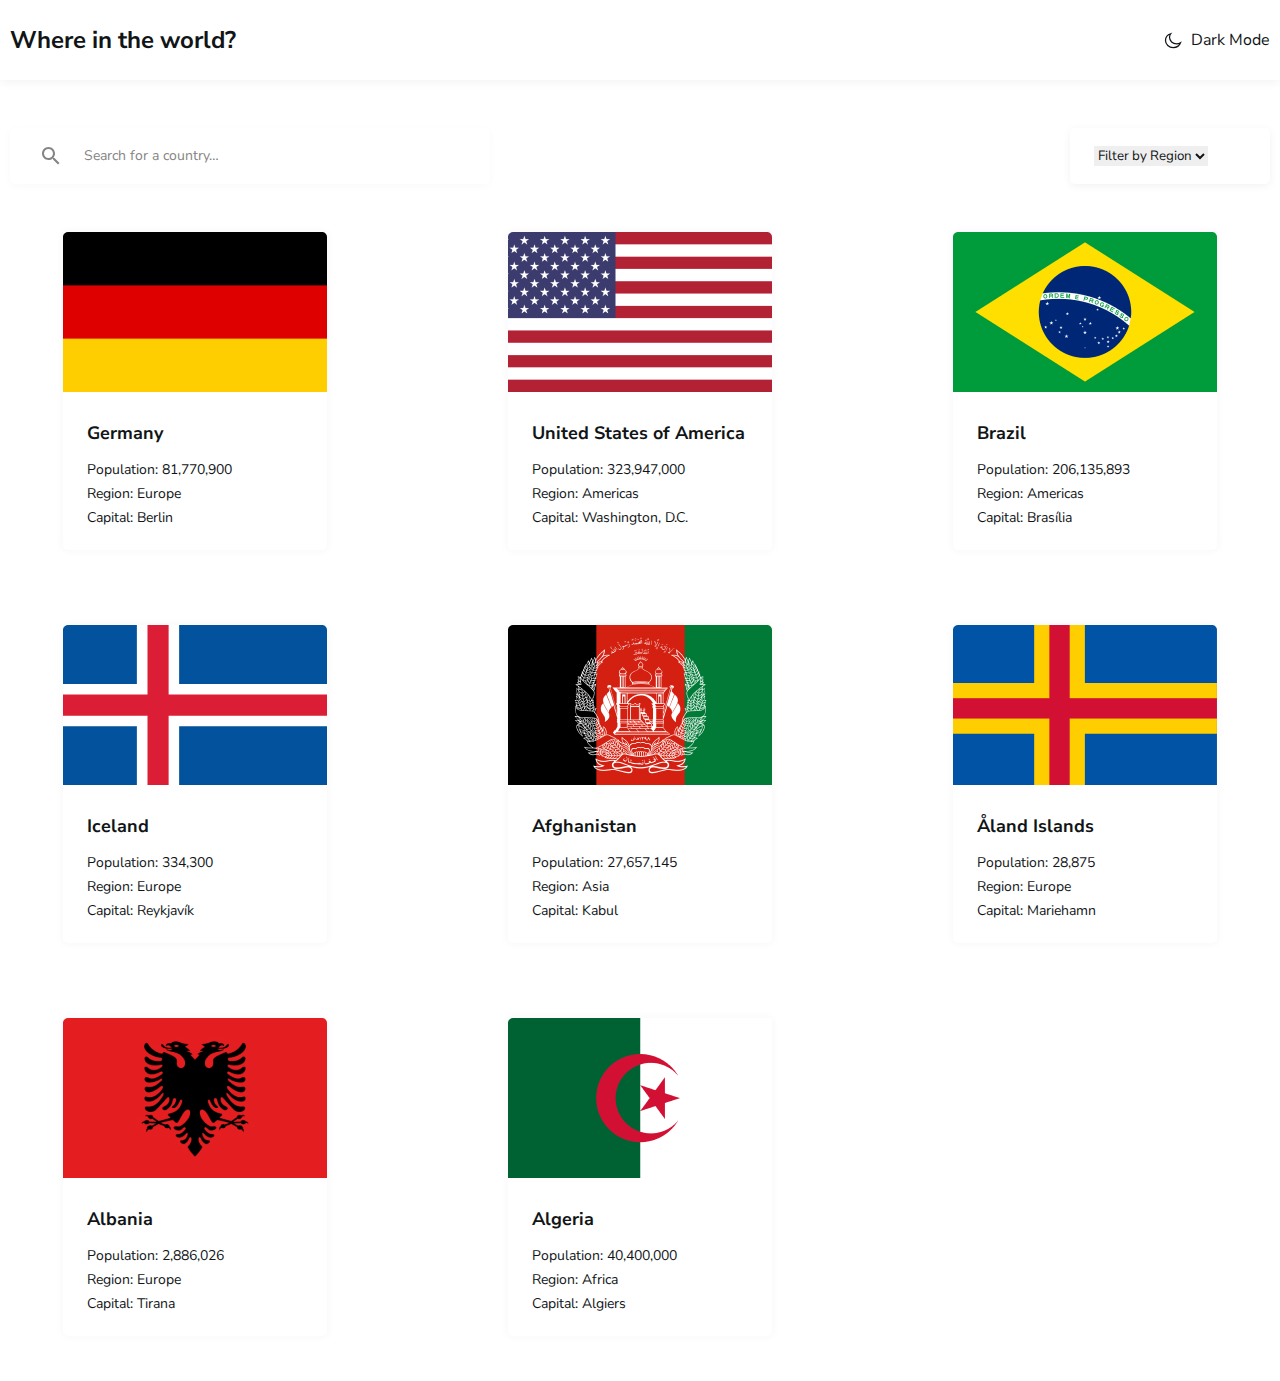
<file: index.html>
<!DOCTYPE html>
<html lang="en">
<head>
      <meta charset="UTF-8">
      <meta http-equiv="X-UA-Compatible" content="IE=edge">
      <meta name="viewport" content="width=device-width, initial-scale=1.0">
      <title>Countries</title>
      <link rel="stylesheet" href="./css/style.css">
      <link rel="shortcut icon" href="./images/earth.ico" type="image/x-icon">
      <link rel="preconnect" href="https://fonts.googleapis.com">
    <link rel="preconnect" href="https://fonts.gstatic.com" crossorigin>
    <link href="https://fonts.googleapis.com/css2?family=Nunito+Sans:wght@300;400;600;800&display=swap" rel="stylesheet">
</head>
<body>
      <header class="site-header">
            <div class="container">
                  <nav class="navbar">
                        <div class="nav-left">
                              <h1>Where in the world?</h1>
                        </div>
                        <div class="nav-right">
                              <a href="./dark.html">
                                    <img src="./images/Group 3.svg" alt="">
                                    <span class="nav-text">Dark Mode</span>
                              </a>
                        </div>
                  </nav>
            </div>
      </header>
      <main class="site-main">

            <div class="container">
                <div class="search">
                    <div class="search-left">
                        <img src="images/search.svg" alt="search">
                        <input type="text" placeholder="Search for a country…" >
                    </div>
                    <div class="search-right">
                        <select name="" id="country…" >
                            <option value="">Filter by Region</option>
                            <option value="">Africa</option>
                            <option value="">America</option>
                            <option value="">Asia</option>
                            <option value="">Europe</option>
                            <option value="">Oceania</option>
                        </select>
                    </div>
                </div>
            </div>
      </main>
       <div class="cards">
            <div class="container">
                  <div class="cards-content">
                        <a href="./about.html">
                              <div class="card">
                                    <img src="./images/germany.jpg" alt="">
                                    <div class="card-text">
                                          <h2>Germany</h2>
                                          <div class="p">
                                                <p>Population: 81,770,900</p>
                                                <p>Region: Europe</p>
                                                <p>Capital: Berlin</p>
                                          </div>
                                    </div>
                              </div>
                        </a>
                        <a href="./about.html">
                              <div class="card">
                                    <img src="./images/usa.jpg" alt="">
                                    <div class="card-text">
                                          <h2>United States of America</h2>
                                          <div class="p">
                                                <p>Population: 323,947,000</p>
                                                <p>Region: Americas</p>
                                                <p>Capital: Washington, D.C.</p>
                                          </div>
                                    </div>
                              </div>
                        </a>
                        
                        <a href="./about.html">
                              <div class="card">
                                    <img src="./images/brazil.jpg" alt="">
                                    <div class="card-text">
                                          <h2>Brazil</h2>
                                          <div class="p">
                                                <p>Population: 206,135,893</p>
                                                <p>Region: Americas</p>
                                                <p>Capital: Brasília</p>
                                          </div>
                                    </div>
                              </div>
                        </a>
                        <a href="./about.html">
                              <div class="card">
                                    <img src="./images/iceland.jpg" alt="">
                                    <div class="card-text">
                                          <h2>Iceland</h2>
                                          <div class="p">
                                                <p>Population: 334,300</p>
                                                <p>Region: Europe</p>
                                                <p>Capital: Reykjavík</p>
                                          </div>
                                    </div>
                              </div>
                        </a>
                        <a href="./about.html">
                              <div class="card">
                                    <img src="./images/afghanistan.jpg" alt="">
                                    <div class="card-text">
                                          <h2>Afghanistan</h2>
                                          <div class="p">
                                                <p>Population: 27,657,145</p>
                                                <p>Region: Asia</p>
                                                <p>Capital: Kabul</p>
                                          </div>
                                    </div>
                              </div>
                        </a>
                        <a href="./about.html">
                              <div class="card">
                                    <img src="./images/island.jpg" alt="">
                                    <div class="card-text">
                                          <h2>Åland Islands</h2>
                                          <div class="p">
                                                <p>Population: 28,875</p>
                                                <p>Region: Europe</p>
                                                <p>Capital: Mariehamn</p>
                                          </div>
                                    </div>
                              </div>
                        </a>
                        <a href="./about.html">
                              <div class="card">
                                    <img src="./images/albania.jpg" alt="">
                                    <div class="card-text">
                                          <h2>Albania</h2>
                                          <div class="p">
                                                <p>Population: 2,886,026</p>
                                                <p>Region: Europe</p>
                                                <p>Capital: Tirana</p>
                                          </div>
                                    </div>
                              </div>
                        </a>
                        <a href="./about.html">
                              <div class="card">
                                    <img src="./images/algeria.jpg" alt="">
                                    <div class="card-text">
                                          <h2>Algeria</h2>
                                          <div class="p">
                                                <p>Population: 40,400,000</p>
                                                <p>Region: Africa</p>
                                                <p>Capital: Algiers</p>
                                          </div>
                                    </div>
                              </div>
                        </a>
                  </div>
            </div>
       </div>     
</body>
</html>
</file>
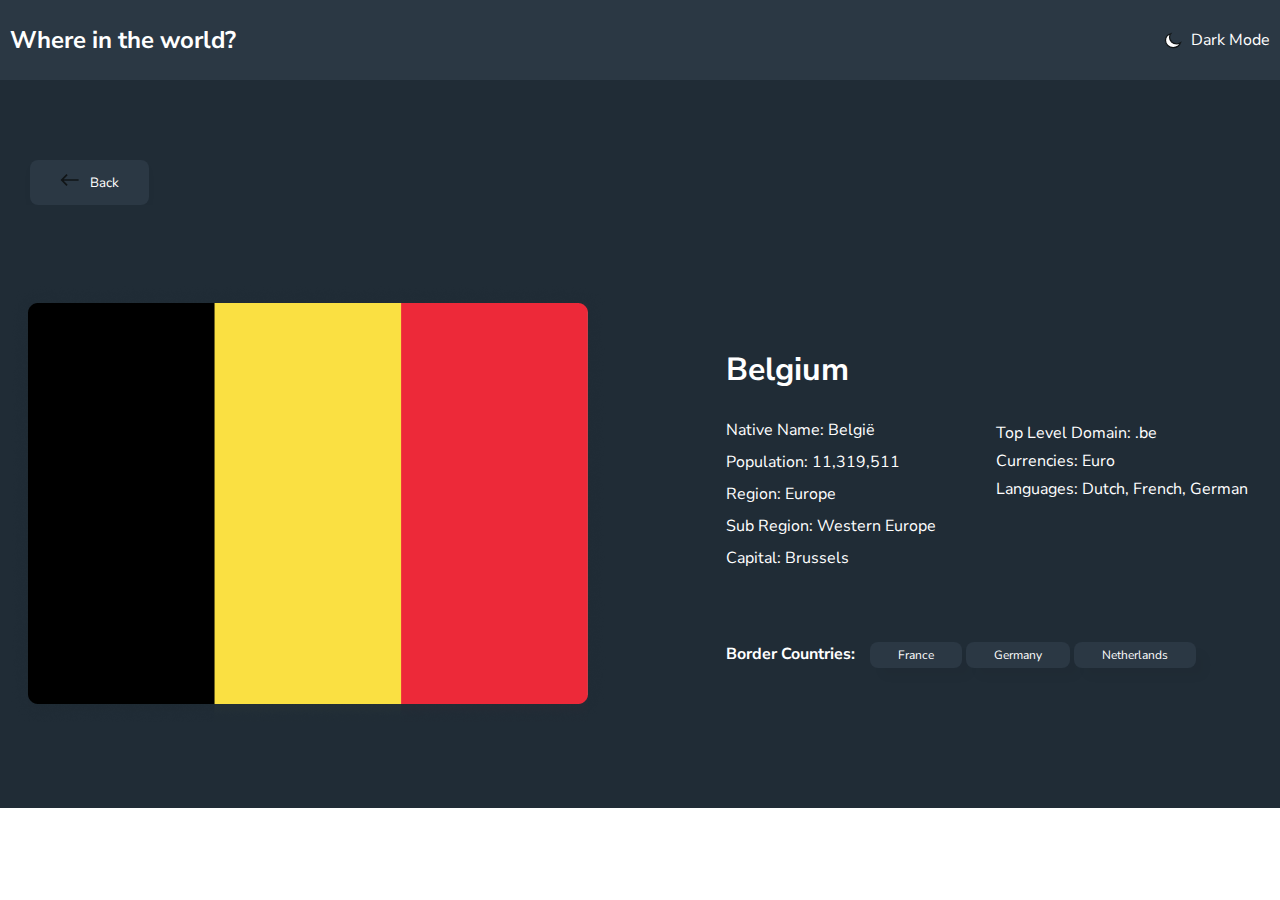
<file: about-dark.html>
<!DOCTYPE html>
<html lang="en">
<head>
      <meta charset="UTF-8">
      <meta http-equiv="X-UA-Compatible" content="IE=edge">
      <meta name="viewport" content="width=device-width, initial-scale=1.0">
      <title>Countries</title>
      <link rel="stylesheet" href="./css/about-dark.css">
      <link rel="preconnect" href="https://fonts.googleapis.com">
      <link rel="preconnect" href="https://fonts.gstatic.com" crossorigin>
      <link href="https://fonts.googleapis.com/css2?family=Nunito+Sans:wght@300;400;600;800&display=swap" rel="stylesheet">
</head>
<body>
      <header class="site-header">
            <div class="container">
                  <nav class="navbar">
                        <div class="nav-left">
                              <h1>Where in the world?</h1>
                        </div>
                        <div class="nav-right">
                              <a href="./about.html">
                                    <img src="./images/Group 3.svg" alt="">
                                    <span class="nav-text">Dark Mode</span>
                              </a>
                        </div>
                  </nav>
            </div>
      </header>
      <main class="about-main">
            <div class="container">
                  <a href="./index.html">
                        <button class="back">
                              <span><img src="./images/call-made.svg" alt=""></span>
                              Back
                        </button>
                  </a>
                        <div class="about">
                              <div class="about-left">
                                    <img src="./images/FLAG Copy.png" alt="">
                              </div>
                              <div class="abou">
                                    <div class="about-right">
                                          <div class="texts">
                                                <div class="about-text1">
                                                      <h1>Belgium</h1>
                                                      <div class="about-p">
                                                            <p><span>Native Name</span>: België</p>
                                                            <p><span>Population</span>: 11,319,511</p>
                                                            <p><span>Region</span>: Europe</p>
                                                            <p><span>Sub Region</span>: Western Europe</p>
                                                            <p><span>Capital</span>: Brussels</p>
                                                      </div>
                                                </div>
                                                <div class="about-text2">
                                                      <p><span>Top Level Domain</span>: .be</p>
                                                      <p><span>Currencies</span>: Euro</p>
                                                      <p><span>Languages</span>: Dutch, French, German</p>
                                                </div>
                                          </div>
                                    </div>
                                    <div class="spans">
                                          <h2>Border Countries:</h2>
                                          <div>
                                                <span>France</span>
                                                <span>Germany</span>
                                                <span>Netherlands</span>
                                          </div>
                                    </div>
                              </div>
                  </div>
            </div>
      </main>

</body>
</html>
</file>
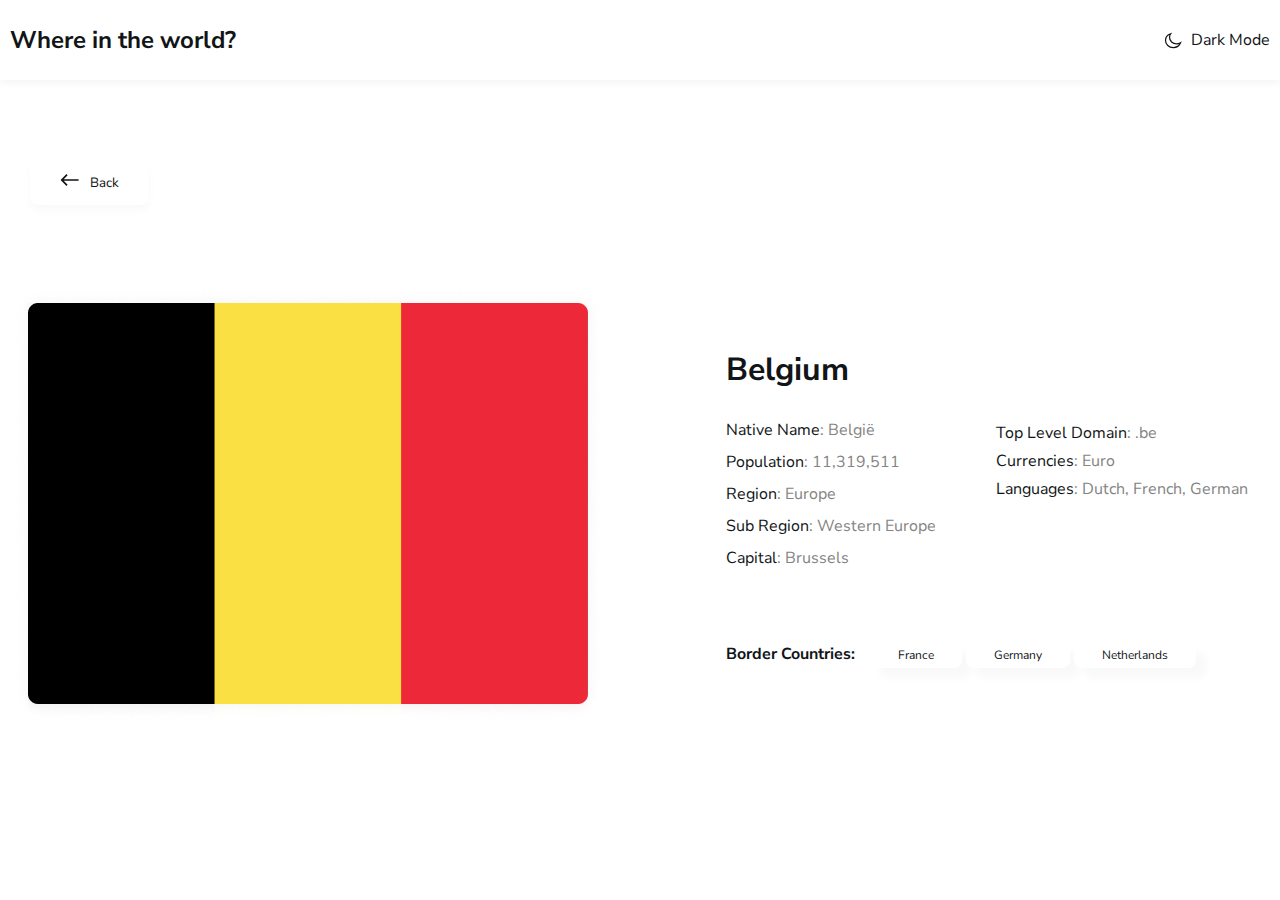
<file: about.html>
<!DOCTYPE html>
<html lang="en">
<head>
      <meta charset="UTF-8">
      <meta http-equiv="X-UA-Compatible" content="IE=edge">
      <meta name="viewport" content="width=device-width, initial-scale=1.0">
      <title>Countries</title>
      <link rel="stylesheet" href="./css/about-light.css">
      <link rel="preconnect" href="https://fonts.googleapis.com">
      <link rel="preconnect" href="https://fonts.gstatic.com" crossorigin>
      <link href="https://fonts.googleapis.com/css2?family=Nunito+Sans:wght@300;400;600;800&display=swap" rel="stylesheet">
</head>
<body>
      <header class="site-header">
            <div class="container">
                  <nav class="navbar">
                        <div class="nav-left">
                              <h1>Where in the world?</h1>
                        </div>
                        <div class="nav-right">
                              <a href="./about-dark.html">
                                    <img src="./images/Group 3.svg" alt="">
                                    <span class="nav-text">Dark Mode</span>
                              </a>
                        </div>
                  </nav>
            </div>
      </header>
      <main class="about-main">
            <div class="container">
                  <a href="./index.html">
                        <button class="back">
                              <span><img src="./images/call-made.svg" alt=""></span>
                              Back
                        </button>
                  </a>
                        <div class="about">
                              <div class="about-left">
                                    <img src="./images/FLAG Copy.png" alt="">
                              </div>
                              <div class="abou">
                                    <div class="about-right">
                                          <div class="texts">
                                                <div class="about-text1">
                                                      <h1>Belgium</h1>
                                                      <div class="about-p">
                                                            <p><span>Native Name</span>: België</p>
                                                            <p><span>Population</span>: 11,319,511</p>
                                                            <p><span>Region</span>: Europe</p>
                                                            <p><span>Sub Region</span>: Western Europe</p>
                                                            <p><span>Capital</span>: Brussels</p>
                                                      </div>
                                                </div>
                                                <div class="about-text2">
                                                      <p><span>Top Level Domain</span>: .be</p>
                                                      <p><span>Currencies</span>: Euro</p>
                                                      <p><span>Languages</span>: Dutch, French, German</p>
                                                </div>
                                          </div>
                                    </div>
                                    <div class="spans">
                                          <h2>Border Countries:</h2>
                                          <div>
                                                <span>France</span>
                                                <span>Germany</span>
                                                <span>Netherlands</span>
                                          </div>
                                    </div>
                              </div>
                  </div>
            </div>
      </main>

</body>
</html>
</file>
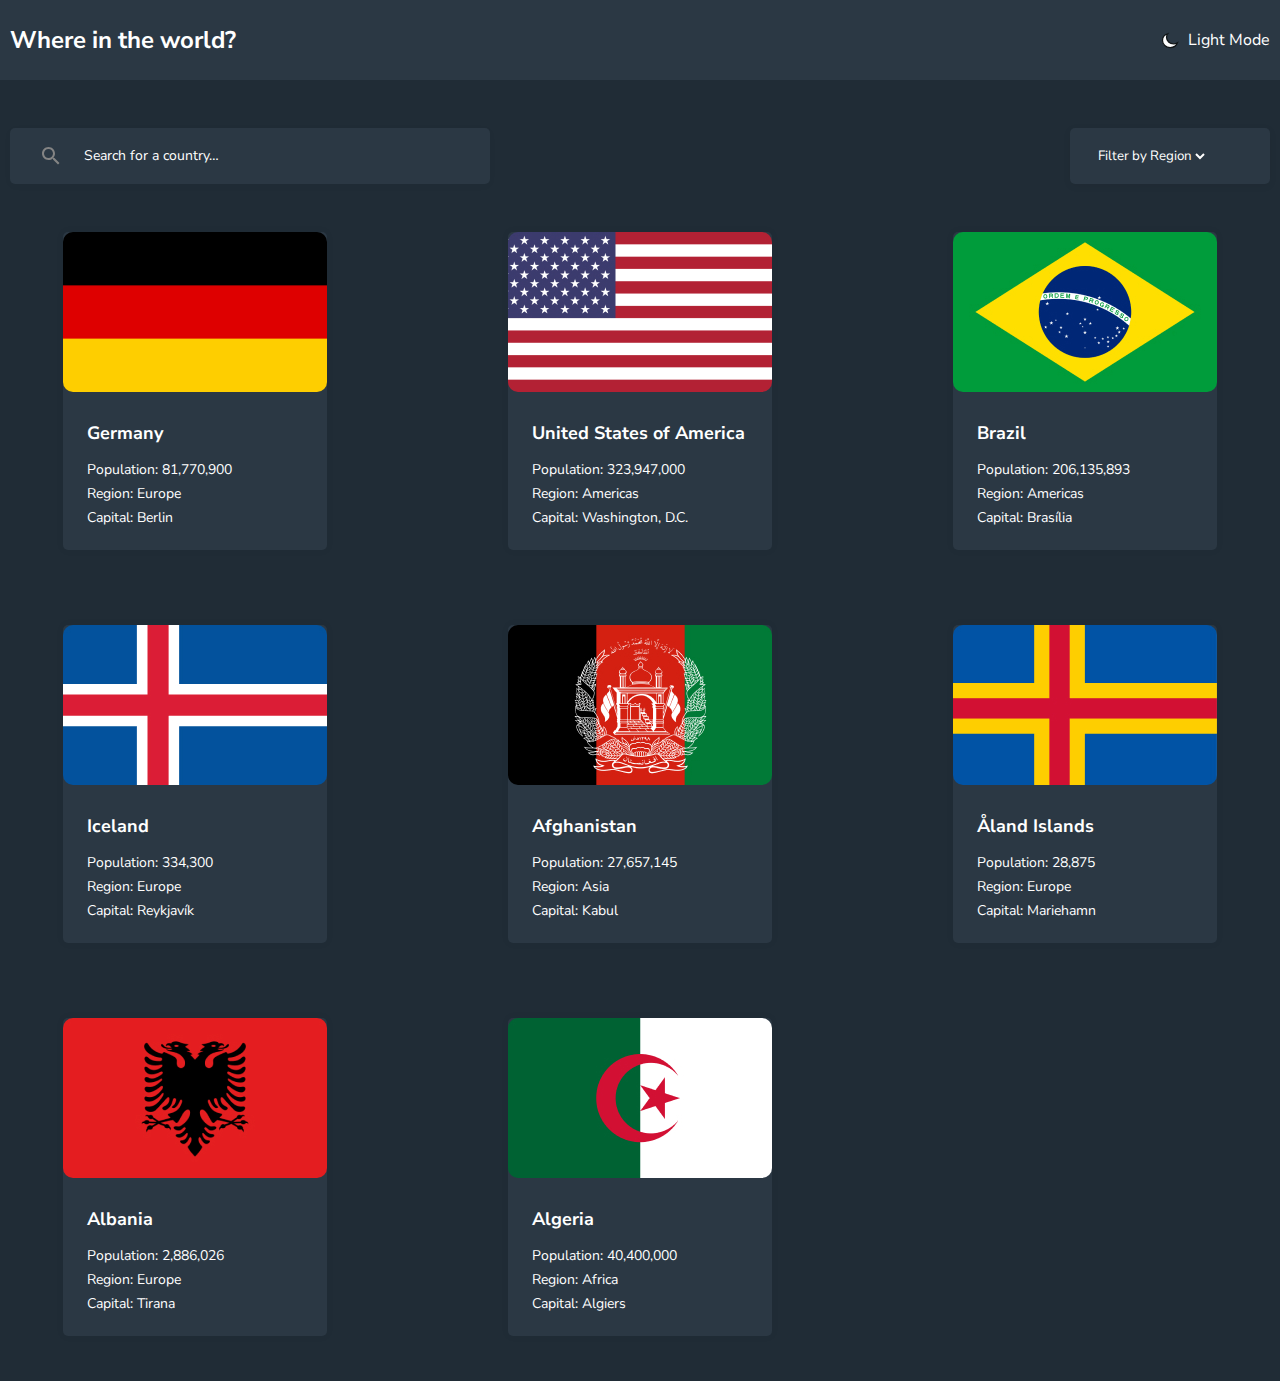
<file: dark.html>
<!DOCTYPE html>
<html lang="en">
<head>
      <meta charset="UTF-8">
      <meta http-equiv="X-UA-Compatible" content="IE=edge">
      <meta name="viewport" content="width=device-width, initial-scale=1.0">
      <title>Countries</title>
      <link rel="stylesheet" href="./css/dark.css">
      <link rel="preconnect" href="https://fonts.googleapis.com">
    <link rel="preconnect" href="https://fonts.gstatic.com" crossorigin>
    <link href="https://fonts.googleapis.com/css2?family=Nunito+Sans:wght@300;400;600;800&display=swap" rel="stylesheet">
</head>
<body>
      <header class="site-header">
            <div class="container">
                  <nav class="navbar">
                        <div class="nav-left">
                              <h1>Where in the world?</h1>
                        </div>
                        <div class="nav-right">
                              <a href="./index.html">
                                    <img src="./images/Group 3.svg" alt="">
                                    <span class="nav-text">Light Mode</span>
                              </a>
                        </div>
                  </nav>
            </div>
      </header>
      <main class="site-main">

            <div class="container">
                <div class="search">
                    <div class="search-left">
                        <img src="images/search.svg" alt="search">
                        <input type="text" placeholder="Search for a country…" >
                    </div>
                    <div class="search-right">
                        <select name="" id="country…" >
                            <option value="">Filter by Region</option>
                            <option value="">Africa</option>
                            <option value="">America</option>
                            <option value="">Asia</option>
                            <option value="">Europe</option>
                            <option value="">Oceania</option>
                        </select>
                    </div>
                </div>
            </div>
      </main>
       <div class="cards">
            <div class="container">
                  <div class="cards-content">
                        <a href="./about.html">
                              <div class="card">
                                    <img src="./images/germany.jpg" alt="">
                                    <div class="card-text">
                                          <h2>Germany</h2>
                                          <div class="p">
                                                <p>Population: 81,770,900</p>
                                                <p>Region: Europe</p>
                                                <p>Capital: Berlin</p>
                                          </div>
                                    </div>
                              </div>
                        </a>
                        <a href="./about.html">
                              <div class="card">
                                    <img src="./images/usa.jpg" alt="">
                                    <div class="card-text">
                                          <h2>United States of America</h2>
                                          <div class="p">
                                                <p>Population: 323,947,000</p>
                                                <p>Region: Americas</p>
                                                <p>Capital: Washington, D.C.</p>
                                          </div>
                                    </div>
                              </div>
                        </a>
                        
                        <a href="./about.html">
                              <div class="card">
                                    <img src="./images/brazil.jpg" alt="">
                                    <div class="card-text">
                                          <h2>Brazil</h2>
                                          <div class="p">
                                                <p>Population: 206,135,893</p>
                                                <p>Region: Americas</p>
                                                <p>Capital: Brasília</p>
                                          </div>
                                    </div>
                              </div>
                        </a>
                        <a href="./about.html">
                              <div class="card">
                                    <img src="./images/iceland.jpg" alt="">
                                    <div class="card-text">
                                          <h2>Iceland</h2>
                                          <div class="p">
                                                <p>Population: 334,300</p>
                                                <p>Region: Europe</p>
                                                <p>Capital: Reykjavík</p>
                                          </div>
                                    </div>
                              </div>
                        </a>
                        <a href="./about.html">
                              <div class="card">
                                    <img src="./images/afghanistan.jpg" alt="">
                                    <div class="card-text">
                                          <h2>Afghanistan</h2>
                                          <div class="p">
                                                <p>Population: 27,657,145</p>
                                                <p>Region: Asia</p>
                                                <p>Capital: Kabul</p>
                                          </div>
                                    </div>
                              </div>
                        </a>
                        <a href="./about.html">
                              <div class="card">
                                    <img src="./images/island.jpg" alt="">
                                    <div class="card-text">
                                          <h2>Åland Islands</h2>
                                          <div class="p">
                                                <p>Population: 28,875</p>
                                                <p>Region: Europe</p>
                                                <p>Capital: Mariehamn</p>
                                          </div>
                                    </div>
                              </div>
                        </a>
                        <a href="./about.html">
                              <div class="card">
                                    <img src="./images/albania.jpg" alt="">
                                    <div class="card-text">
                                          <h2>Albania</h2>
                                          <div class="p">
                                                <p>Population: 2,886,026</p>
                                                <p>Region: Europe</p>
                                                <p>Capital: Tirana</p>
                                          </div>
                                    </div>
                              </div>
                        </a>
                        <a href="./about.html">
                              <div class="card">
                                    <img src="./images/algeria.jpg" alt="">
                                    <div class="card-text">
                                          <h2>Algeria</h2>
                                          <div class="p">
                                                <p>Population: 40,400,000</p>
                                                <p>Region: Africa</p>
                                                <p>Capital: Algiers</p>
                                          </div>
                                    </div>
                              </div>
                        </a>
                  </div>
            </div>
       </div>     
</body>
</html>
</file>
<file: css/style.css>
*{
      margin: 0;
      padding: 0;
      box-sizing: border-box;
      font-family: 'Nunito Sans', sans-serif;
      color: #111517;
}
*:focus{
      outline: none;
}
a{
      text-decoration: none;
}
html{
      font-size: 10px;
}
.container{
      max-width: 1310px;
      margin: 0 auto;
      padding: 0 10px;
}
.site-header{
    width: 100%;
    background-color: #FFFFFF;
    z-index: 100;
    box-shadow: 0 2px 9px 0 rgba(0, 0, 0, 0.0532);
}
.navbar{
      display: flex;
      justify-content: space-between;
      align-items: center;
      padding: 24px 0;
}
.nav-left h1{
      font-size: 24px;
      color: #111517;
}
.nav-right a{
      display: flex;
      align-items: center;
      gap: 8px;
}
.nav-right span{
      font-size: 16px;
      color: #111517;
}
.site-main{
      padding-top: 48px;
}
.search{
      display: flex;
      align-items: center;
      justify-content: space-between;
      margin-bottom: 4.8rem;
  }
  .search-left{
      width: 48rem;
      padding: 1.8rem 3.2rem;
      display: flex;
      align-items: center;
      background-color: #fff;
      border-radius: 0.5rem;
      z-index: 100;
      box-shadow: 0 2px 9px  rgba(0, 0, 0, 0.0294);
  }
  .search-left img{
      width: 1.8rem;
      height: 1.8rem;
      margin-right: 2.4rem;
  }
  .search-left input{
      width: 80%;
      font-size: 1.4rem;
      font-weight: 400;
      line-height: 2rem;
      color: #848484;
      border: none;
      background: transparent;
  }
  .search-left input::placeholder{
      color: #848484;
  }
  .search-right{
      width: 200px;
      background-color: #fff;
      padding: 1.8rem 2.4rem;
      border-radius: 0.5rem;
      box-shadow: 0 2px 9px 0 rgba(0, 0, 0, 0.0532);
  }
  select:nth-child(1){
      border: none;
  }
  .cards{
      margin-bottom: 45px;
  }
  .cards-content{
      display: grid;
      grid-template-columns: repeat(auto-fit, minmax(264px, 1fr));
      gap: 75px;
  }
  .card{
      width: 264px;
      background-color: #fff;
      justify-self: center;
      border-radius: 0.5rem;
      box-shadow: 0 0 7px 2px rgba(0, 0, 0, 0.0294);
  }
  .card-text{
      padding: 24px;
  }
  .card h2{
      line-height: 26px;
      font-size: 18px;
      color: #111517;
  }
  .p{
      display: flex;
      flex-direction: column;
      gap: 8px;
      margin-top: 16px;
  }
  .p p{
      font-size: 14px;
      line-height: 16px;
      color: #111517;
  }
  .about-main{
    padding-top: 80px;
  }
  .about{
    display: flex;
    align-items: center;
    gap: 120px;
    padding-top: 80px;
  }
  .about-right{
     display: flex;
    align-items: center;
    gap: 120px;
  }
  .texts{
    display: flex;
    align-items: center;
    gap: 60px;
  }
  .about-text1{
    display: flex;
    flex-direction: column;
    gap: 23px;
    max-width: 249px;
  }
  .about-text1 h1{
    font-size: 32px;
    color: #111517;
  }
  .about-p p{
    font-size: 16px;
    line-height: 32px;
    color: #848484;
  }
  .about-p span{
    color: #111517;
  }
  
  .about-text2 p{
    font-size: 16px;
    line-height: 28px;
    color: #848484;
  }
  .about-text2 span{
    color: #111517;
  }
  .spans{
    display: flex;
    align-items: center;
    gap: 15px;
    margin-top: 68px;
  }
  .spans h2{
    font-size: 16px;
    line-height: 24px;
    color: #111517;
  }
  .spans span{
    width: 96px;
    text-align: center;
    font-size: 12px;
    padding: 5px 28px;
    background-color: #fff;
    border-radius: 0.5rem;
    z-index: 100;
    box-shadow: 10px 10px 9px  rgba(0, 0, 0, 0.0294);
  }
  .back{
    display: flex;
    align-items: center;
    gap: 10px;
    background-color: #fff;
    border-radius: 0.5rem;
    z-index: 100;
    box-shadow: 0px 5px 9px  rgba(0, 0, 0, 0.0294);
    border: none;
    padding: 10px 30px;
    margin-left: 20px;
  }
  @media(max-width:960px){
      .cards-content{
          gap: 5.5rem;
      }
      .about{
        flex-wrap: wrap;
      }
      .about-left img{
        width: 100%;
        height: auto;
      }
  }
  @media(max-width:750px){
      .search{
          flex-wrap: wrap;
      }
      .navbar{
        flex-wrap: wrap;
      }
      .texts{
        flex-wrap: wrap;
      }
      
      .search-left{
          width: 100%;
          margin-bottom: 4rem;
      }
      .cards-content{
          gap: 4rem;
      }
  }
  @media(max-width:480px){
    .spans{
        display: flex;
        flex-direction: column;
        align-items: flex-start;
    }
  }
</file>
<file: css/about-dark.css>
*{
      margin: 0;
      padding: 0;
      box-sizing: border-box;
      font-family: 'Nunito Sans', sans-serif;
      color: #fff;
}
.container{
      max-width: 1310px;
      margin: 0 auto;
      padding: 0 10px;
}
a{
      text-decoration: none;
}
.site-header{
      width: 100%;
      background-color: #2B3844;
      z-index: 100;
      box-shadow: 0 2px 9px 0 rgba(0, 0, 0, 0.0532);
  }
  .navbar{
        display: flex;
        justify-content: space-between;
        align-items: center;
        padding: 24px 0;
  }
  .nav-left h1{
        font-size: 24px;
        color: #fff;
  }
  .nav-right a{
        display: flex;
        align-items: center;
        gap: 8px;
  }
  .nav-right span{
        font-size: 16px;
        color: #fff;
  }
.site-header{
      background-color: #2B3844;
}
.about-main{
      background-color: #202C36;
      padding-top: 80px;
      padding-bottom: 80px;
    }
    .about{
      display: flex;
      align-items: center;
      gap: 120px;
      padding-top: 80px;
      background-color: #202C36;
    }
    .about-right{
       display: flex;
      align-items: center;
      gap: 120px;
    }
    
    .texts{
      display: flex;
      align-items: center;
      gap: 60px;
    }
    .about-text1{
      display: flex;
      flex-direction: column;
      gap: 23px;
      max-width: 249px;
    }
    .about-text1 h1{
      font-size: 32px;
      color: #fff;
    }
    .about-p p{
      font-size: 16px;
      line-height: 32px;
      color: #fff;
    }
    .about-p span{
      color: #fff;
    }
    
    .about-text2 p{
      font-size: 16px;
      line-height: 28px;
      color: #fff;
    }
    .about-text2 span{
      color: #fff;
    }
    .spans{
      display: flex;
      align-items: center;
      gap: 15px;
      margin-top: 68px;
    }
    .spans h2{
      font-size: 16px;
      line-height: 24px;
      color: #fff;
    }
    .spans span{
      width: 96px;
      text-align: center;
      font-size: 12px;
      padding: 5px 28px;
      background-color: #2B3844;
      border-radius: 0.5rem;
      z-index: 100;
      box-shadow: 10px 10px 9px  rgba(0, 0, 0, 0.0294);
    }
    .back{
      display: flex;
      align-items: center;
      gap: 10px;
      background-color: #2B3844;
      color: #fff;
      border-radius: 0.5rem;
      z-index: 100;
      box-shadow: 0px 5px 9px  rgba(0, 0, 0, 0.0294);
      border: none;
      padding: 10px 30px;
      margin-left: 20px;
    }
    @media(max-width:960px){
      
      .about{
        flex-wrap: wrap;
      }
      .about-left img{
        width: 100%;
        height: auto;
      }
  }
  @media(max-width:750px){
      
      .navbar{
        flex-wrap: wrap;
      }
      .texts{
        flex-wrap: wrap;
      }
  }
  @media(max-width:480px){
    .spans{
        display: flex;
        flex-direction: column;
        align-items: flex-start;
    }
    .spans div{
      display: flex;
      flex-direction: column;
      gap: 15px;
    }
    .spans span{
      display: flex;
      align-items: center;
      justify-content: center;
    }
  }
</file>
<file: css/about-light.css>
*{
      margin: 0;
      padding: 0;
      box-sizing: border-box;
      font-family: 'Nunito Sans', sans-serif;
      color: #111517;
}
.container{
      max-width: 1310px;
      margin: 0 auto;
      padding: 0 10px;
}
a{
      text-decoration: none;
}
.site-header{
      width: 100%;
      background-color: #fff;
      z-index: 100;
      box-shadow: 0 2px 9px 0 rgba(0, 0, 0, 0.0532);
  }
  .navbar{
        display: flex;
        justify-content: space-between;
        align-items: center;
        padding: 24px 0;
  }
  .nav-left h1{
        font-size: 24px;
        color: #111517;
  }
  .nav-right a{
        display: flex;
        align-items: center;
        gap: 8px;
  }
  .nav-right span{
        font-size: 16px;
        color: #111517;
  }
.about-main{
      padding-top: 80px;
    }
    .about{
      display: flex;
      align-items: center;
      gap: 120px;
      padding-top: 80px;
    }
    .about-right{
       display: flex;
      align-items: center;
      gap: 120px;
    }
    .texts{
      display: flex;
      align-items: center;
      gap: 60px;
    }
    .about-text1{
      display: flex;
      flex-direction: column;
      gap: 23px;
      max-width: 249px;
    }
    .about-text1 h1{
      font-size: 32px;
      color: #111517;
    }
    .about-p p{
      font-size: 16px;
      line-height: 32px;
      color: #848484;
    }
    .about-p span{
      color: #111517;
    }
    
    .about-text2 p{
      font-size: 16px;
      line-height: 28px;
      color: #848484;
    }
    .about-text2 span{
      color: #111517;
    }
    .spans{
      display: flex;
      align-items: center;
      gap: 15px;
      margin-top: 68px;
    }
    .spans h2{
      font-size: 16px;
      line-height: 24px;
      color: #111517;
    }
    .spans span{
      width: 96px;
      text-align: center;
      font-size: 12px;
      padding: 5px 28px;
      background-color: #fff;
      border-radius: 0.5rem;
      z-index: 100;
      box-shadow: 10px 10px 9px  rgba(0, 0, 0, 0.0294);
    }
    .back{
      display: flex;
      align-items: center;
      gap: 10px;
      background-color: #fff;
      border-radius: 0.5rem;
      z-index: 100;
      box-shadow: 0px 5px 9px  rgba(0, 0, 0, 0.0294);
      border: none;
      padding: 10px 30px;
      margin-left: 20px;
    }
    @media(max-width:960px){
      
      .about{
        flex-wrap: wrap;
      }
      .about-left img{
        width: 100%;
        height: auto;
      }
  }
  @media(max-width:750px){
      
      .navbar{
        flex-wrap: wrap;
      }
      .texts{
        flex-wrap: wrap;
      }
  }
  @media(max-width:480px){
    .spans{
        display: flex;
        flex-direction: column;
        align-items: flex-start;
    }
    .spans div{
      display: flex;
      flex-direction: column;
      gap: 15px;
    }
    .spans span{
      display: flex;
      align-items: center;
      justify-content: center;
    }
  }
</file>
<file: css/dark.css>
*{
      margin: 0;
      padding: 0;
      box-sizing: border-box;
      font-family: 'Nunito Sans', sans-serif;
      color: #fff;
}
*:focus{
      outline: none;
}
a{
      text-decoration: none;
}
html{
      font-size: 10px;
}
.container{
      max-width: 1310px;
      margin: 0 auto;
      padding: 0 10px;
}
.site-header{
    width: 100%;
    background-color: #2B3844;
    z-index: 100;
    box-shadow: 0 2px 9px 0 rgba(0, 0, 0, 0.0532);
}
.navbar{
      display: flex;
      justify-content: space-between;
      align-items: center;
      padding: 24px 0;
}
.nav-left h1{
      font-size: 24px;
      color: #fff;
}
.nav-right a{
      display: flex;
      align-items: center;
      gap: 8px;
}
.nav-right span{
      font-size: 16px;
      color: #fff;
}
.site-main{
      background-color: #202C36;
      padding-top: 48px;
}
.search{
      display: flex;
      align-items: center;
      justify-content: space-between;
      padding-bottom: 4.8rem;
  }
  .search-left{
      width: 48rem;
      padding: 1.8rem 3.2rem;
      display: flex;
      align-items: center;
      background-color: #2B3844;
      border-radius: 0.5rem;
      z-index: 100;
      box-shadow: 0 2px 9px  rgba(0, 0, 0, 0.0294);
  }
  .search-left img{
      width: 1.8rem;
      height: 1.8rem;
      margin-right: 2.4rem;
  }
  .search-left input{
      width: 80%;
      font-size: 1.4rem;
      font-weight: 400;
      line-height: 2rem;
      color: #fff;
      border: none;
      background: transparent;
  }
  .search-left input::placeholder{
      color: #fff;
  }
  .search-right{
      width: 200px;
      background-color: #2B3844;
      padding: 1.8rem 2.4rem;
      color: #fff;
      border-radius: 0.5rem;
      box-shadow: 0 2px 9px 0 rgba(0, 0, 0, 0.0532);
  }
  select{
      background-color: #2B3844;
      color: #fff;
  }
  select:nth-child(1){
      border: none;
  }
  .cards{
      background-color: #202C36;
      padding-bottom: 45px;
  }
  .cards-content{
      display: grid;
      grid-template-columns: repeat(auto-fit, minmax(264px, 1fr));
      gap: 75px;
  }
  .card{
      width: 264px;
      background-color: #2B3844;
      justify-self: center;
      border-radius: 0.5rem;
      box-shadow: 0 0 7px 2px rgba(0, 0, 0, 0.0294);
  }
  .card img{
      border-radius: 10px;
  }
  .card-text{
      padding: 24px;
  }
  .card h2{
      line-height: 26px;
      font-size: 18px;
      color: #fff;
  }
  .p{
      display: flex;
      flex-direction: column;
      gap: 8px;
      margin-top: 16px;
  }
  .p p{
      font-size: 14px;
      line-height: 16px;
      color: #fff;
  }
  @media(max-width:960px){
      .cards-content{
          gap: 5.5rem;
      }
  }
  @media(max-width:750px){
      .search{
          flex-wrap: wrap;
      }
      .navbar{
            flex-wrap: wrap;
      }
      .search-left{
          width: 100%;
          margin-bottom: 4rem;
      }
      .cards-content{
          gap: 4rem;
      }
  }
</file>
